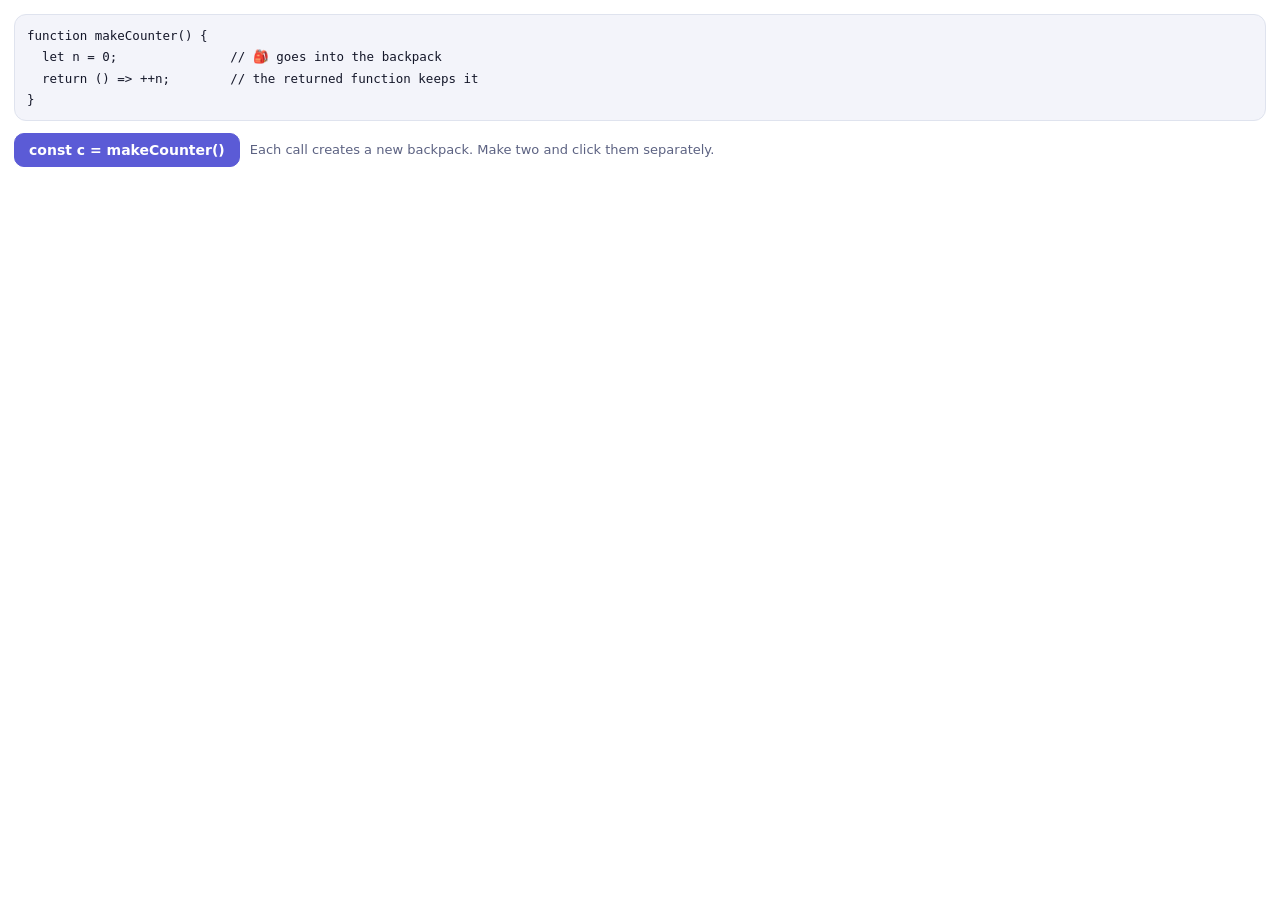
<file: demos/closure.html>
<!doctype html>
<html lang="en">
<head>
<meta http-equiv="Content-Security-Policy" content="default-src 'none'; script-src 'unsafe-inline'; style-src 'unsafe-inline'; img-src data:; font-src data:">
<meta charset="utf-8">
<meta name="viewport" content="width=device-width, initial-scale=1">
<title>Closures</title>
<style>
  :root { --bg:#ffffff; --panel:#f3f4fa; --text:#141729; --muted:#5c6282; --border:#dfe3ee; --accent:#5b5bd6; --bag:#fff4cc; --bagb:#f2c94c; }
  :root[data-theme="dark"] { --bg:#141729; --panel:#1b1f35; --text:#eef0fb; --muted:#9aa0c3; --border:#2b3150; --accent:#8b8cf6; --bag:#2a2410; --bagb:#8a6d1d; }
  * { box-sizing:border-box; }
  body { margin:0; padding:14px; font:14px/1.5 ui-sans-serif, system-ui, sans-serif; background:var(--bg); color:var(--text); }
  pre { margin:0 0 12px; padding:10px 12px; border-radius:12px; background:var(--panel); border:1px solid var(--border);
    font:12.5px/1.7 ui-monospace, Menlo, Consolas, monospace; white-space:pre-wrap; }
  .row { display:flex; flex-wrap:wrap; gap:10px; align-items:center; margin-bottom:12px; }
  button { font:inherit; font-weight:600; border:1px solid var(--border); background:var(--bg); color:var(--text);
    border-radius:10px; height:34px; padding:0 14px; cursor:pointer; }
  button.primary { background:var(--accent); border-color:var(--accent); color:#fff; }
  .counters { display:grid; gap:10px; grid-template-columns: repeat(auto-fill, minmax(170px, 1fr)); }
  .counter { border:1px solid var(--border); border-radius:14px; padding:12px; background:var(--panel); animation: in .35s cubic-bezier(.2,.8,.2,1); }
  .counter b { font-family: ui-monospace, Menlo, Consolas, monospace; }
  .bag { margin:10px 0; padding:10px; border-radius:12px; background:var(--bag); border:1px dashed var(--bagb); text-align:center; }
  .bag small { display:block; color:var(--muted); font-size:11px; letter-spacing:.06em; text-transform:uppercase; }
  .n { font:700 26px ui-monospace, Menlo, Consolas, monospace; display:inline-block; }
  .bump { animation: bump .3s; }
  @keyframes bump { 50% { transform: scale(1.35); } }
  @keyframes in { from { opacity:0; transform: translateY(8px); } }
  .note { color:var(--muted); font-size:13px; }
  @media (prefers-reduced-motion: reduce) { * { animation:none !important; } }
</style>
</head>
<body>
<pre>function makeCounter() {
  let n = 0;               // 🎒 goes into the backpack
  return () => ++n;        // the returned function keeps it
}</pre>
<div class="row">
  <button class="primary" id="make">const c = makeCounter()</button>
  <span class="note" id="note" aria-live="polite">Each call creates a new backpack. Make two and click them separately.</span>
</div>
<div class="counters" id="list"></div>
<script>
(function () {
  if (new URLSearchParams(location.search).get('theme') === 'dark') document.documentElement.setAttribute('data-theme', 'dark');
  var names = 'abcdefgh'.split(''), made = 0;
  function makeCounter() { var n = 0; return function () { return ++n; }; }
  document.getElementById('make').onclick = function () {
    if (made >= names.length) return;
    var name = names[made++], fn = makeCounter();
    var el = document.createElement('div'); el.className = 'counter';
    el.innerHTML = '<b>' + name + '()</b><div class="bag"><small>🎒 backpack</small>n = <span class="n">0</span></div>';
    var btn = document.createElement('button'); btn.textContent = 'call ' + name + '()';
    var n = el.querySelector('.n');
    btn.onclick = function () {
      n.textContent = fn(); n.classList.remove('bump'); void n.offsetWidth; n.classList.add('bump');
      document.getElementById('note').textContent = name + '() changed only its own n. makeCounter() finished long ago, but the variable lives on.';
    };
    el.appendChild(btn); document.getElementById('list').appendChild(el);
  };
})();
</script>
<script>(function(){var s=function(){parent.postMessage({type:'iv-demo-height',height:document.documentElement.scrollHeight},'*')};new ResizeObserver(s).observe(document.documentElement);addEventListener('load',s);})();</script>
</body>
</html>
</file>
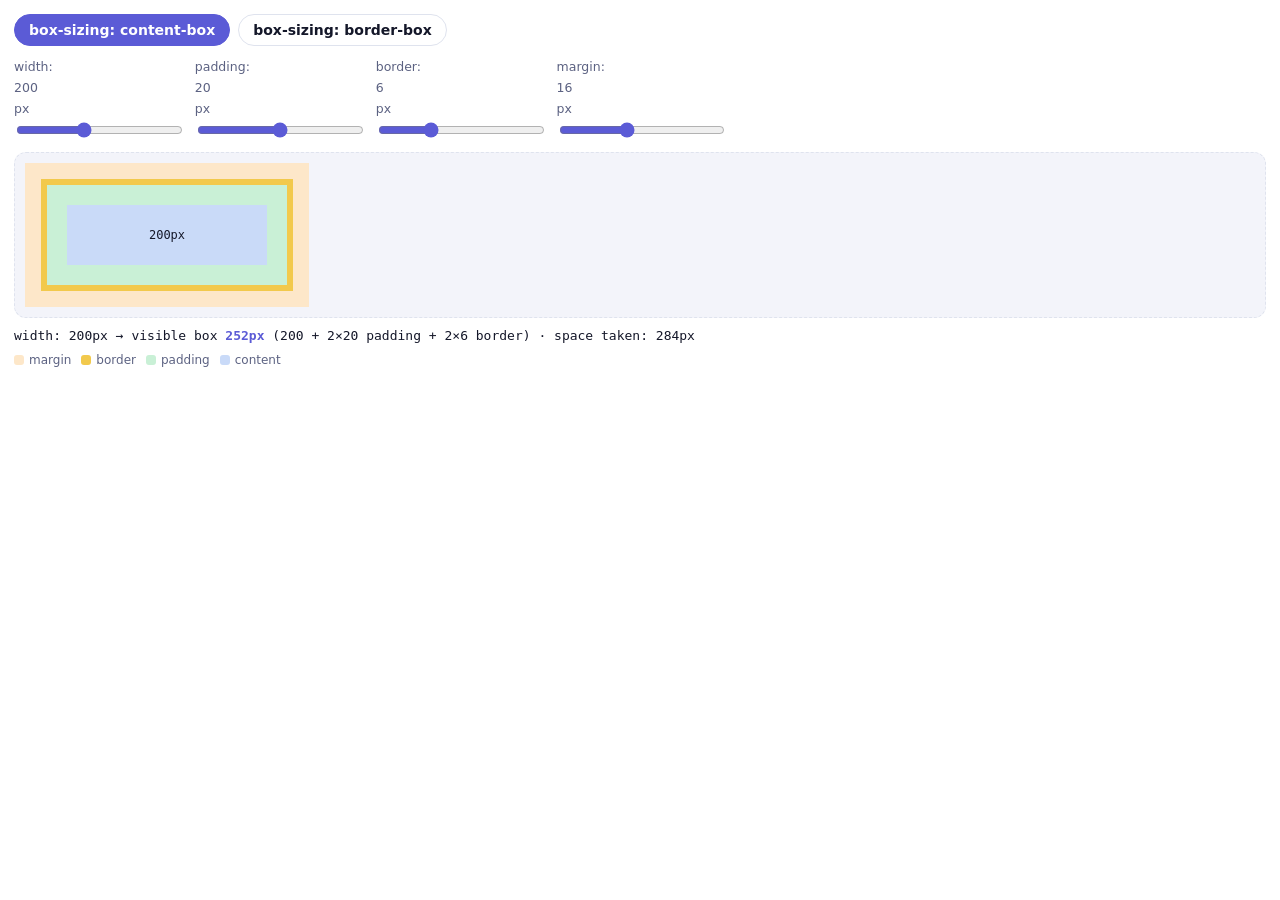
<file: demos/css-box-model.html>
<!doctype html>
<html lang="en">
<head>
<meta http-equiv="Content-Security-Policy" content="default-src 'none'; script-src 'unsafe-inline'; style-src 'unsafe-inline'; img-src data:; font-src data:">
<meta charset="utf-8">
<meta name="viewport" content="width=device-width, initial-scale=1">
<title>Box model</title>
<style>
  :root { --bg:#fff; --panel:#f3f4fa; --text:#141729; --muted:#5c6282; --border:#dfe3ee; --accent:#5b5bd6;
    --margin:#fde7c9; --borderc:#f2c94c; --padding:#c9f0d6; --content:#c9daf8; }
  :root[data-theme="dark"] { --bg:#141729; --panel:#1b1f35; --text:#eef0fb; --muted:#9aa0c3; --border:#2b3150; --accent:#8b8cf6;
    --margin:#4a3518; --borderc:#8a6d1d; --padding:#1d4a31; --content:#22385f; }
  * { box-sizing:border-box; }
  body { margin:0; padding:14px; font:14px/1.5 ui-sans-serif, system-ui, sans-serif; background:var(--bg); color:var(--text); }
  .controls { display:grid; gap:8px 14px; grid-template-columns: repeat(auto-fill, minmax(150px, 1fr)); margin-bottom:12px; }
  label { font-size:12.5px; color:var(--muted); display:flex; flex-direction:column; gap:2px; }
  input[type=range] { width:100%; accent-color:var(--accent); }
  .toggle { display:flex; gap:8px; margin-bottom:12px; flex-wrap:wrap; }
  .toggle button { font:inherit; font-weight:600; border:1px solid var(--border); background:var(--bg); color:var(--text); border-radius:999px; height:32px; padding:0 14px; cursor:pointer; }
  .toggle button[aria-pressed="true"] { background:var(--accent); border-color:var(--accent); color:#fff; }
  .stage { background:var(--panel); border:1px dashed var(--border); border-radius:12px; padding:10px; overflow:auto; }
  .margin { background:var(--margin); display:inline-block; transition: padding .25s; }
  .box { background:var(--padding); border-style:solid; border-color:var(--borderc); transition: all .25s; }
  .content { background:var(--content); height:60px; display:grid; place-items:center; font:12px ui-monospace, Menlo, Consolas, monospace; }
  .readout { margin-top:10px; font:13px ui-monospace, Menlo, Consolas, monospace; }
  .readout b { color:var(--accent); }
  .legend { display:flex; gap:10px; flex-wrap:wrap; font-size:12px; color:var(--muted); margin-top:8px; }
  .legend span::before { content:''; display:inline-block; width:10px; height:10px; border-radius:3px; margin-right:5px; vertical-align:-1px; background:var(--c); }
  @media (prefers-reduced-motion: reduce) { * { transition:none !important; } }
</style>
</head>
<body>
  <div class="toggle" role="group" aria-label="box-sizing">
    <button data-bs="content-box" aria-pressed="true">box-sizing: content-box</button>
    <button data-bs="border-box" aria-pressed="false">box-sizing: border-box</button>
  </div>
  <div class="controls">
    <label>width: <span id="wv">200</span>px<input type="range" id="w" min="120" max="320" value="200"></label>
    <label>padding: <span id="pv">20</span>px<input type="range" id="p" min="0" max="40" value="20"></label>
    <label>border: <span id="bv">6</span>px<input type="range" id="b" min="0" max="20" value="6"></label>
    <label>margin: <span id="mv">16</span>px<input type="range" id="m" min="0" max="40" value="16"></label>
  </div>
  <div class="stage"><div class="margin" id="margin"><div class="box" id="box"><div class="content" id="content">content</div></div></div></div>
  <div class="readout" id="readout" aria-live="polite"></div>
  <div class="legend"><span style="--c:var(--margin)">margin</span><span style="--c:var(--borderc)">border</span><span style="--c:var(--padding)">padding</span><span style="--c:var(--content)">content</span></div>
<script>
(function () {
  if (new URLSearchParams(location.search).get('theme') === 'dark') document.documentElement.setAttribute('data-theme', 'dark');
  var bs = 'content-box', $ = function (id) { return document.getElementById(id); };
  function update() {
    var w = +$('w').value, p = +$('p').value, b = +$('b').value, m = +$('m').value;
    $('wv').textContent = w; $('pv').textContent = p; $('bv').textContent = b; $('mv').textContent = m;
    var box = $('box');
    box.style.boxSizing = bs; box.style.width = w + 'px'; box.style.padding = p + 'px'; box.style.borderWidth = b + 'px';
    $('margin').style.padding = m + 'px';
    var visible = bs === 'content-box' ? w + 2 * p + 2 * b : w;
    var content = bs === 'content-box' ? w : Math.max(0, w - 2 * p - 2 * b);
    $('content').textContent = content + 'px';
    $('readout').innerHTML = 'width: ' + w + 'px → visible box <b>' + visible + 'px</b>' +
      (bs === 'content-box' ? ' (' + w + ' + 2×' + p + ' padding + 2×' + b + ' border)' : ' (padding and border fit inside)') +
      ' · space taken: ' + (visible + 2 * m) + 'px';
  }
  ['w', 'p', 'b', 'm'].forEach(function (id) { $(id).oninput = update; });
  document.querySelectorAll('.toggle button').forEach(function (btn) {
    btn.onclick = function () { bs = btn.dataset.bs; document.querySelectorAll('.toggle button').forEach(function (x) { x.setAttribute('aria-pressed', String(x === btn)); }); update(); };
  });
  update();
})();
</script>
<script>(function(){var s=function(){parent.postMessage({type:'iv-demo-height',height:document.documentElement.scrollHeight},'*')};new ResizeObserver(s).observe(document.documentElement);addEventListener('load',s);})();</script>
</body>
</html>
</file>
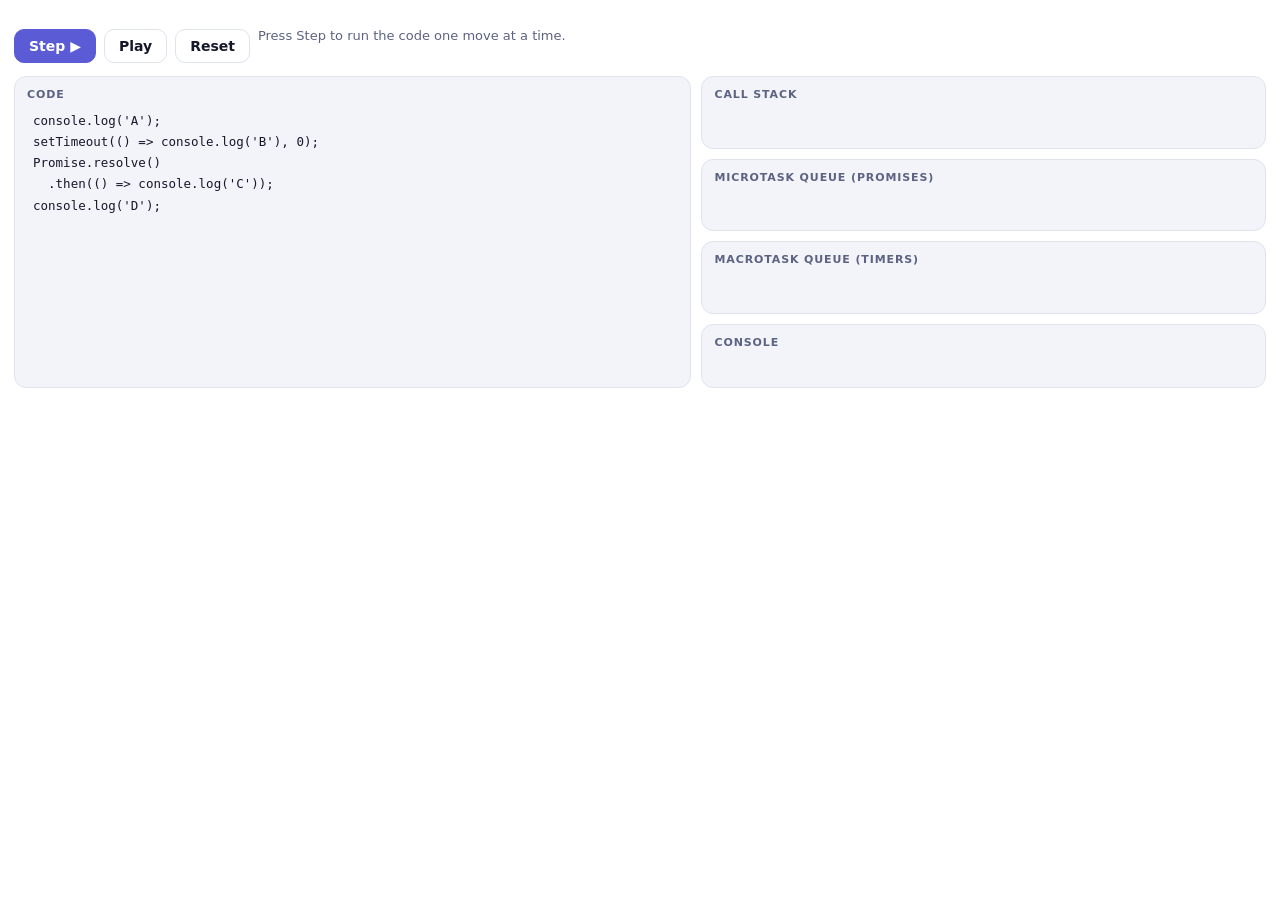
<file: demos/event-loop.html>
<!doctype html>
<html lang="en">
<head>
<meta http-equiv="Content-Security-Policy" content="default-src 'none'; script-src 'unsafe-inline'; style-src 'unsafe-inline'; img-src data:; font-src data:">
<meta charset="utf-8">
<meta name="viewport" content="width=device-width, initial-scale=1">
<title>Event loop</title>
<style>
  :root { --bg:#ffffff; --panel:#f3f4fa; --text:#141729; --muted:#5c6282; --border:#dfe3ee; --accent:#5b5bd6;
    --micro:#7c3aed; --macro:#0e7490; --sync:#15803d; --hl:#fff4cc; }
  :root[data-theme="dark"] { --bg:#141729; --panel:#1b1f35; --text:#eef0fb; --muted:#9aa0c3; --border:#2b3150; --accent:#8b8cf6;
    --micro:#c4b5fd; --macro:#67e8f9; --sync:#4ade80; --hl:#3a3212; }
  * { box-sizing: border-box; }
  body { margin:0; padding:14px; font:14px/1.5 ui-sans-serif, system-ui, sans-serif; background:var(--bg); color:var(--text); }
  .grid { display:grid; gap:10px; grid-template-columns: 1.2fr 1fr; }
  @media (max-width: 560px) { .grid { grid-template-columns: 1fr; } }
  .panel { background:var(--panel); border:1px solid var(--border); border-radius:12px; padding:10px 12px; min-height:64px; }
  h4 { margin:0 0 6px; font-size:11px; letter-spacing:.08em; text-transform:uppercase; color:var(--muted); }
  pre { margin:0; font:12.5px/1.7 ui-monospace, Menlo, Consolas, monospace; white-space:pre-wrap; }
  .line { display:block; padding:0 6px; border-radius:6px; transition: background .25s; }
  .line.on { background:var(--hl); }
  .items { display:flex; flex-wrap:wrap; gap:6px; min-height:28px; }
  .item { font:12px ui-monospace, Menlo, Consolas, monospace; padding:3px 8px; border-radius:8px; border:1px solid currentColor;
    animation: pop .3s cubic-bezier(.2,.8,.2,1); }
  .item.sync { color:var(--sync); } .item.micro { color:var(--micro); } .item.macro { color:var(--macro); }
  @keyframes pop { from { transform: translateY(6px) scale(.9); opacity:0 } to { transform:none; opacity:1 } }
  .stack { display:flex; flex-direction:column-reverse; gap:6px; }
  .console div { font:12.5px ui-monospace, Menlo, Consolas, monospace; animation: pop .3s; }
  .controls { display:flex; flex-wrap:wrap; gap:8px; align-items:center; margin:12px 0 10px; }
  button { font:inherit; font-weight:600; border:1px solid var(--border); background:var(--bg); color:var(--text);
    border-radius:10px; height:34px; padding:0 14px; cursor:pointer; }
  button.primary { background:var(--accent); border-color:var(--accent); color:#fff; }
  button:disabled { opacity:.5; cursor:default; }
  .note { color:var(--muted); font-size:13px; min-height:40px; }
  .right { display:flex; flex-direction:column; gap:10px; }
  @media (prefers-reduced-motion: reduce) { * { animation:none !important; transition:none !important; } }
</style>
</head>
<body>
  <div class="controls">
    <button class="primary" id="step">Step ▶</button>
    <button id="play">Play</button>
    <button id="reset">Reset</button>
    <span class="note" id="note" aria-live="polite"></span>
  </div>
  <div class="grid">
    <div class="panel"><h4>Code</h4><pre id="code"></pre></div>
    <div class="right">
      <div class="panel"><h4>Call stack</h4><div class="items stack" id="stack"></div></div>
      <div class="panel"><h4>Microtask queue (Promises)</h4><div class="items" id="micro"></div></div>
      <div class="panel"><h4>Macrotask queue (timers)</h4><div class="items" id="macro"></div></div>
      <div class="panel console"><h4>Console</h4><div id="out"></div></div>
    </div>
  </div>
<script>
(function () {
  var theme = new URLSearchParams(location.search).get('theme');
  if (theme === 'dark') document.documentElement.setAttribute('data-theme', 'dark');

  var CODE = [
    "console.log('A');",
    "setTimeout(() => console.log('B'), 0);",
    "Promise.resolve()",
    "  .then(() => console.log('C'));",
    "console.log('D');"
  ];
  // Each step: which line is active, and the state after it.
  var STEPS = [
    { line: 0, stack: ['main()', "log('A')"], out: ['A'], note: "Synchronous code runs first, straight on the call stack." },
    { line: 1, stack: ['main()', 'setTimeout'], macro: ["() => log('B')"], note: "setTimeout hands its callback to the macrotask queue, even with 0 ms." },
    { line: 3, stack: ['main()', '.then'], micro: ["() => log('C')"], macro: ["() => log('B')"], note: "A resolved promise's .then goes to the microtask queue." },
    { line: 4, stack: ['main()', "log('D')"], micro: ["() => log('C')"], macro: ["() => log('B')"], out: ['A', 'D'], note: "Still synchronous, so D prints before anything queued." },
    { line: -1, stack: [], micro: ["() => log('C')"], macro: ["() => log('B')"], out: ['A', 'D'], note: "The stack is empty. The loop now drains ALL microtasks first." },
    { line: -1, stack: ["log('C')"], macro: ["() => log('B')"], out: ['A', 'D', 'C'], note: "C runs: the microtask (VIP) line always goes before timers." },
    { line: -1, stack: ["log('B')"], out: ['A', 'D', 'C', 'B'], note: "Microtasks are empty, so one macrotask runs: B." },
    { line: -1, stack: [], out: ['A', 'D', 'C', 'B'], note: "Done. Order: A → D → C → B." }
  ];

  var i = -1, timer = null;
  var $ = function (id) { return document.getElementById(id); };
  function chips(el, list, cls) {
    el.innerHTML = '';
    (list || []).forEach(function (t) { var s = document.createElement('span'); s.className = 'item ' + cls; s.textContent = t; el.appendChild(s); });
  }
  function render() {
    var s = STEPS[i] || { line: -1, note: 'Press Step to run the code one move at a time.' };
    $('code').innerHTML = '';
    CODE.forEach(function (l, n) {
      var span = document.createElement('span');
      span.className = 'line' + (n === s.line || (s.line === 3 && n === 2) ? ' on' : '');
      span.textContent = l; $('code').appendChild(span);
    });
    chips($('stack'), s.stack, 'sync'); chips($('micro'), s.micro, 'micro'); chips($('macro'), s.macro, 'macro');
    $('out').innerHTML = '';
    (s.out || []).forEach(function (o) { var d = document.createElement('div'); d.textContent = '> ' + o; $('out').appendChild(d); });
    $('note').textContent = s.note;
    $('step').disabled = i >= STEPS.length - 1;
  }
  function step() { if (i < STEPS.length - 1) { i++; render(); } else stop(); }
  function stop() { clearInterval(timer); timer = null; $('play').textContent = 'Play'; }
  $('step').onclick = function () { stop(); step(); };
  $('reset').onclick = function () { stop(); i = -1; render(); };
  $('play').onclick = function () {
    if (timer) return stop();
    if (i >= STEPS.length - 1) i = -1;
    $('play').textContent = 'Pause'; step(); timer = setInterval(step, 1400);
  };
  render();
})();
</script>
<script>(function(){var s=function(){parent.postMessage({type:'iv-demo-height',height:document.documentElement.scrollHeight},'*')};new ResizeObserver(s).observe(document.documentElement);addEventListener('load',s);})();</script>
</body>
</html>
</file>
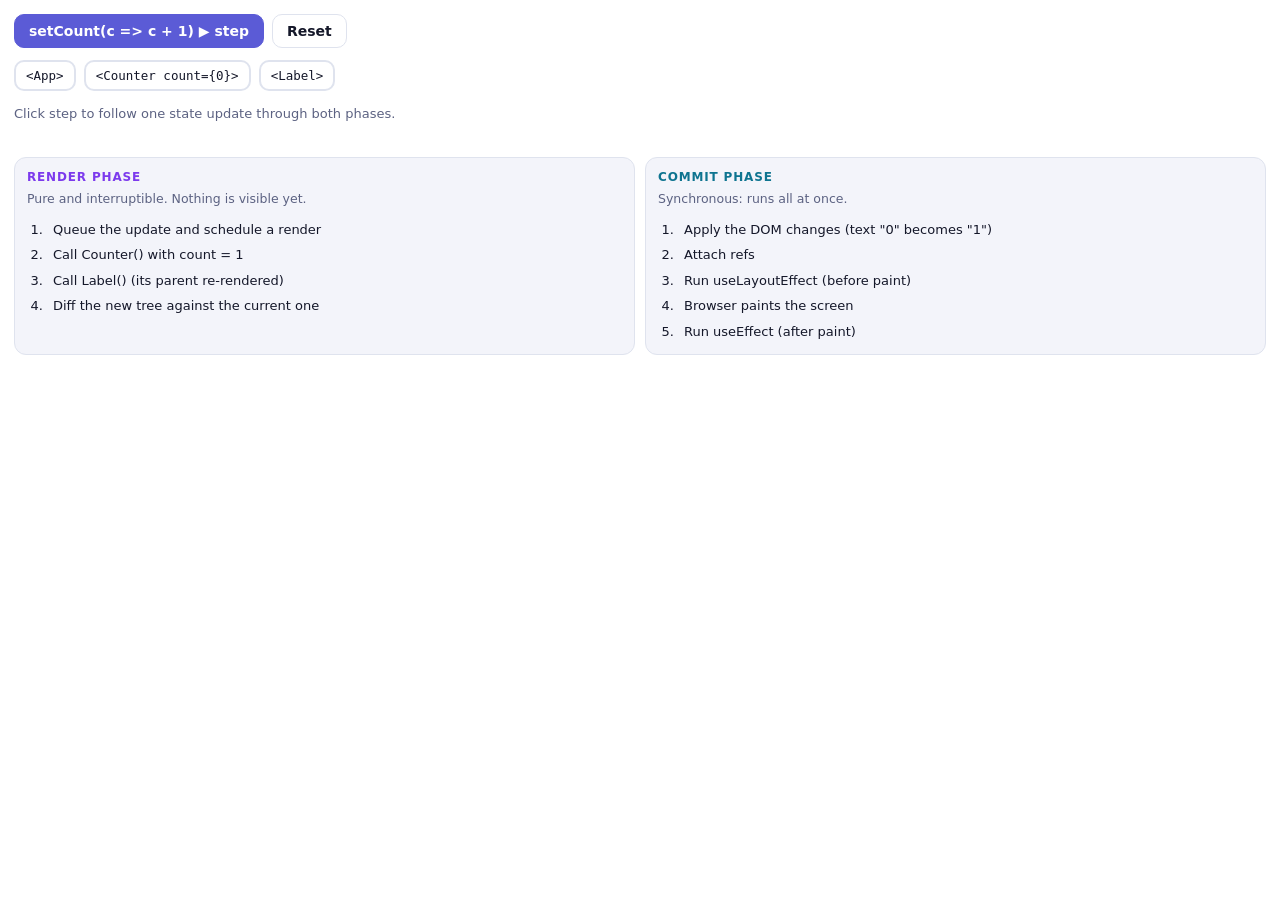
<file: demos/react-render-commit.html>
<!doctype html>
<html lang="en">
<head>
<meta http-equiv="Content-Security-Policy" content="default-src 'none'; script-src 'unsafe-inline'; style-src 'unsafe-inline'; img-src data:; font-src data:">
<meta charset="utf-8">
<meta name="viewport" content="width=device-width, initial-scale=1">
<title>Render vs commit</title>
<style>
  :root { --bg:#fff; --panel:#f3f4fa; --text:#141729; --muted:#5c6282; --border:#dfe3ee; --accent:#5b5bd6;
    --render:#7c3aed; --commit:#0e7490; --effect:#15803d; --hl:#fff4cc; }
  :root[data-theme="dark"] { --bg:#141729; --panel:#1b1f35; --text:#eef0fb; --muted:#9aa0c3; --border:#2b3150; --accent:#8b8cf6;
    --render:#c4b5fd; --commit:#67e8f9; --effect:#4ade80; --hl:#3a3212; }
  * { box-sizing:border-box; }
  body { margin:0; padding:14px; font:14px/1.5 ui-sans-serif, system-ui, sans-serif; background:var(--bg); color:var(--text); }
  .controls { display:flex; flex-wrap:wrap; gap:8px; margin-bottom:12px; align-items:center; }
  button { font:inherit; font-weight:600; border:1px solid var(--border); background:var(--bg); color:var(--text); border-radius:10px; height:34px; padding:0 14px; cursor:pointer; }
  button.primary { background:var(--accent); border-color:var(--accent); color:#fff; }
  .lanes { display:grid; gap:10px; grid-template-columns:1fr 1fr; }
  @media (max-width:560px) { .lanes { grid-template-columns:1fr; } }
  .lane { border:1px solid var(--border); border-radius:12px; background:var(--panel); padding:10px 12px; }
  .lane h4 { margin:0 0 4px; font-size:12px; letter-spacing:.07em; text-transform:uppercase; }
  .lane.render h4 { color:var(--render); } .lane.commit h4 { color:var(--commit); }
  .lane p { margin:0 0 8px; font-size:12.5px; color:var(--muted); }
  ol { margin:0; padding-left:20px; }
  li { padding:3px 6px; border-radius:6px; font-size:13px; transition: background .25s; }
  li.on { background:var(--hl); font-weight:600; }
  li.done { color:var(--muted); }
  .tree { display:flex; gap:8px; flex-wrap:wrap; margin:10px 0; }
  .node { padding:6px 10px; border-radius:10px; border:2px solid var(--border); font:12.5px ui-monospace, Menlo, Consolas, monospace; transition: all .3s; }
  .node.rendering { border-color:var(--render); box-shadow:0 0 0 4px color-mix(in srgb, var(--render) 18%, transparent); }
  .node.committed { border-color:var(--commit); }
  .note { font-size:13px; color:var(--muted); min-height:40px; }
  @media (prefers-reduced-motion: reduce) { * { transition:none !important; } }
</style>
</head>
<body>
  <div class="controls">
    <button class="primary" id="step">setCount(c => c + 1) ▶ step</button>
    <button id="reset">Reset</button>
  </div>
  <div class="tree" aria-label="Component tree"><span class="node" id="n-app">&lt;App&gt;</span><span class="node" id="n-counter">&lt;Counter count={0}&gt;</span><span class="node" id="n-label">&lt;Label&gt;</span></div>
  <p class="note" id="note" aria-live="polite">Click step to follow one state update through both phases.</p>
  <div class="lanes">
    <div class="lane render"><h4>Render phase</h4><p>Pure and interruptible. Nothing is visible yet.</p><ol id="render"></ol></div>
    <div class="lane commit"><h4>Commit phase</h4><p>Synchronous: runs all at once.</p><ol id="commit"></ol></div>
  </div>
<script>
(function () {
  if (new URLSearchParams(location.search).get('theme') === 'dark') document.documentElement.setAttribute('data-theme', 'dark');
  var R = ['Queue the update and schedule a render', 'Call Counter() with count = 1', 'Call Label() (its parent re-rendered)', 'Diff the new tree against the current one'];
  var C = ['Apply the DOM changes (text "0" becomes "1")', 'Attach refs', 'Run useLayoutEffect (before paint)', 'Browser paints the screen', 'Run useEffect (after paint)'];
  var NOTES = ['React queues the update. Several setStates in one event are batched into one render.',
    'React calls the component again. This must be pure: it could run twice, or be thrown away.',
    'Children re-render with their parent unless they are memoised.',
    'Reconciliation finds the minimal change: one text node.',
    'Commit starts. Now the DOM changes, all in one go.',
    'Refs now point at the updated DOM nodes.',
    'Layout effects run synchronously and can measure the DOM before the user sees anything.',
    'Only now does the user see "1".',
    'Passive effects (data fetching, subscriptions) run after paint, so they never block it.',
    'Done. In the render phase React prepares; in the commit phase it applies.'];
  var i = -1, $ = function (id) { return document.getElementById(id); };
  function list(el, items, upto) {
    el.innerHTML = '';
    items.forEach(function (t, k) { var li = document.createElement('li'); li.textContent = t; if (k < upto) li.className = 'done'; if (k === upto) li.className = 'on'; el.appendChild(li); });
  }
  function render() {
    var inRender = i >= 0 && i < R.length, ri = inRender ? i : (i >= R.length ? R.length : -1), ci = i >= R.length ? i - R.length : -1;
    list($('render'), R, ri); list($('commit'), C, ci);
    ['n-app', 'n-counter', 'n-label'].forEach(function (n) { $(n).className = 'node'; });
    if (i === 1) $('n-counter').classList.add('rendering');
    if (i === 2) { $('n-counter').classList.add('rendering'); $('n-label').classList.add('rendering'); }
    if (i >= 4) { $('n-counter').classList.add('committed'); $('n-counter').textContent = '<Counter count={1}>'; }
    else $('n-counter').textContent = '<Counter count={0}>';
    $('note').textContent = i < 0 ? 'Click step to follow one state update through both phases.' : NOTES[Math.min(i, NOTES.length - 1)];
    $('step').disabled = i >= R.length + C.length;
  }
  $('step').onclick = function () { i++; render(); };
  $('reset').onclick = function () { i = -1; render(); };
  render();
})();
</script>
<script>(function(){var s=function(){parent.postMessage({type:'iv-demo-height',height:document.documentElement.scrollHeight},'*')};new ResizeObserver(s).observe(document.documentElement);addEventListener('load',s);})();</script>
</body>
</html>
</file>
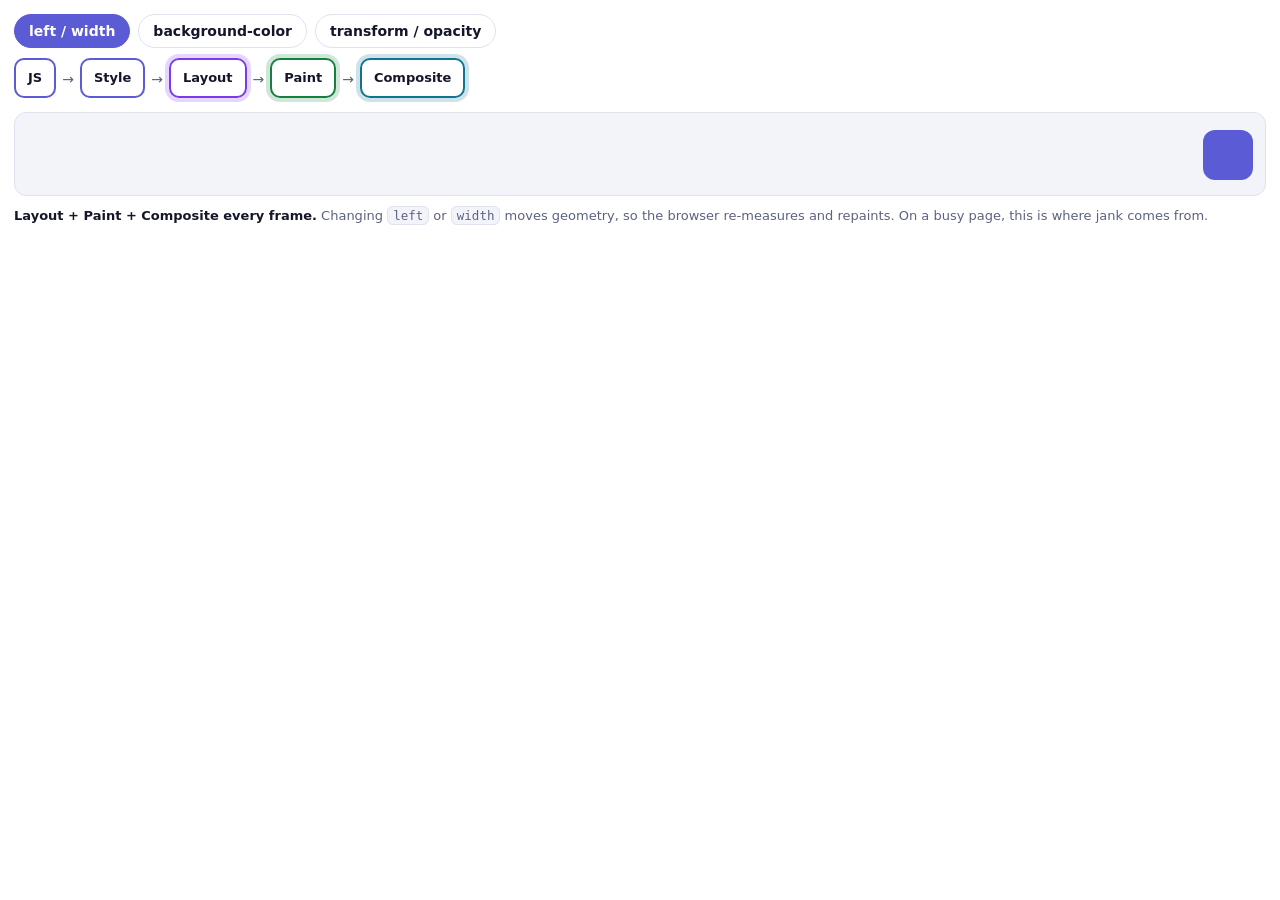
<file: demos/render-pipeline.html>
<!doctype html>
<html lang="en">
<head>
<meta http-equiv="Content-Security-Policy" content="default-src 'none'; script-src 'unsafe-inline'; style-src 'unsafe-inline'; img-src data:; font-src data:">
<meta charset="utf-8">
<meta name="viewport" content="width=device-width, initial-scale=1">
<title>Render pipeline</title>
<style>
  :root { --bg:#fff; --panel:#f3f4fa; --text:#141729; --muted:#5c6282; --border:#dfe3ee; --accent:#5b5bd6;
    --on-layout:#7c3aed; --on-paint:#15803d; --on-comp:#0e7490; --off:#c7cddf; }
  :root[data-theme="dark"] { --bg:#141729; --panel:#1b1f35; --text:#eef0fb; --muted:#9aa0c3; --border:#2b3150; --accent:#8b8cf6;
    --on-layout:#c4b5fd; --on-paint:#4ade80; --on-comp:#67e8f9; --off:#363c5e; }
  * { box-sizing:border-box; }
  body { margin:0; padding:14px; font:14px/1.5 ui-sans-serif, system-ui, sans-serif; background:var(--bg); color:var(--text); }
  .choices { display:flex; flex-wrap:wrap; gap:8px; margin-bottom:12px; }
  .choices button { font:inherit; font-weight:600; border:1px solid var(--border); background:var(--bg); color:var(--text);
    border-radius:999px; height:34px; padding:0 14px; cursor:pointer; }
  .choices button[aria-pressed="true"] { background:var(--accent); border-color:var(--accent); color:#fff; }
  .pipe { display:flex; flex-wrap:wrap; align-items:center; gap:6px; margin-bottom:12px; }
  .stage { padding:8px 12px; border-radius:10px; border:2px solid var(--off); color:var(--muted); font-weight:700; font-size:13px;
    transition: all .3s cubic-bezier(.2,.8,.2,1); }
  .arrow { color:var(--muted); }
  .stage.on { transform: translateY(-2px); color:var(--text); }
  .stage.js.on, .stage.style.on { border-color:var(--accent); }
  .stage.layout.on { border-color:var(--on-layout); box-shadow:0 0 0 4px color-mix(in srgb, var(--on-layout) 20%, transparent); }
  .stage.paint.on { border-color:var(--on-paint); box-shadow:0 0 0 4px color-mix(in srgb, var(--on-paint) 20%, transparent); }
  .stage.comp.on { border-color:var(--on-comp); box-shadow:0 0 0 4px color-mix(in srgb, var(--on-comp) 20%, transparent); }
  .track { position:relative; height:84px; border-radius:12px; background:var(--panel); border:1px solid var(--border); overflow:hidden; }
  .box { position:absolute; top:17px; left:12px; width:50px; height:50px; border-radius:12px; background:var(--accent); }
  .cost { margin-top:10px; font-size:13px; color:var(--muted); min-height:40px; }
  .cost b { color:var(--text); }
  code { font:12.5px ui-monospace, Menlo, Consolas, monospace; background:var(--panel); border:1px solid var(--border); border-radius:6px; padding:1px 5px; }
  @media (prefers-reduced-motion: reduce) { * { transition:none !important; animation:none !important; } }
</style>
</head>
<body>
  <div class="choices" role="group" aria-label="Property to animate">
    <button data-p="left" aria-pressed="true">left / width</button>
    <button data-p="color" aria-pressed="false">background-color</button>
    <button data-p="transform" aria-pressed="false">transform / opacity</button>
  </div>
  <div class="pipe" aria-label="Pipeline stages">
    <span class="stage js on">JS</span><span class="arrow">→</span>
    <span class="stage style on">Style</span><span class="arrow">→</span>
    <span class="stage layout">Layout</span><span class="arrow">→</span>
    <span class="stage paint">Paint</span><span class="arrow">→</span>
    <span class="stage comp">Composite</span>
  </div>
  <div class="track"><div class="box" id="box"></div></div>
  <p class="cost" id="cost" aria-live="polite"></p>
<script>
(function () {
  if (new URLSearchParams(location.search).get('theme') === 'dark') document.documentElement.setAttribute('data-theme', 'dark');
  var INFO = {
    left: { stages: ['layout', 'paint', 'comp'], text: '<b>Layout + Paint + Composite every frame.</b> Changing <code>left</code> or <code>width</code> moves geometry, so the browser re-measures and repaints. On a busy page, this is where jank comes from.' },
    color: { stages: ['paint', 'comp'], text: '<b>Paint + Composite.</b> No geometry changed, so layout is skipped, but pixels still have to be repainted.' },
    transform: { stages: ['comp'], text: '<b>Composite only.</b> The element sits on its own GPU layer and just slides. Layout and paint are skipped, so this stays smooth even when the main thread is busy.' }
  };
  var box = document.getElementById('box'), mode = 'left', t0 = performance.now();
  var reduce = matchMedia('(prefers-reduced-motion: reduce)').matches;
  function select(p) {
    mode = p;
    document.querySelectorAll('.choices button').forEach(function (b) { b.setAttribute('aria-pressed', String(b.dataset.p === p)); });
    ['layout', 'paint', 'comp'].forEach(function (s) { document.querySelector('.stage.' + s).classList.toggle('on', INFO[p].stages.indexOf(s) !== -1); });
    document.getElementById('cost').innerHTML = INFO[p].text;
    box.style.left = '12px'; box.style.transform = 'none'; box.style.background = '';
  }
  document.querySelectorAll('.choices button').forEach(function (b) { b.onclick = function () { select(b.dataset.p); }; });
  function frame(now) {
    var w = box.parentElement.clientWidth - 74, k = (Math.sin((now - t0) / 700) + 1) / 2;
    if (!reduce) {
      if (mode === 'left') box.style.left = 12 + k * w + 'px';
      else if (mode === 'transform') box.style.transform = 'translateX(' + k * w + 'px)';
      else box.style.background = 'hsl(' + Math.round(240 + k * 100) + ' 70% 60%)';
    }
    requestAnimationFrame(frame);
  }
  select('left'); requestAnimationFrame(frame);
})();
</script>
<script>(function(){var s=function(){parent.postMessage({type:'iv-demo-height',height:document.documentElement.scrollHeight},'*')};new ResizeObserver(s).observe(document.documentElement);addEventListener('load',s);})();</script>
</body>
</html>
</file>
